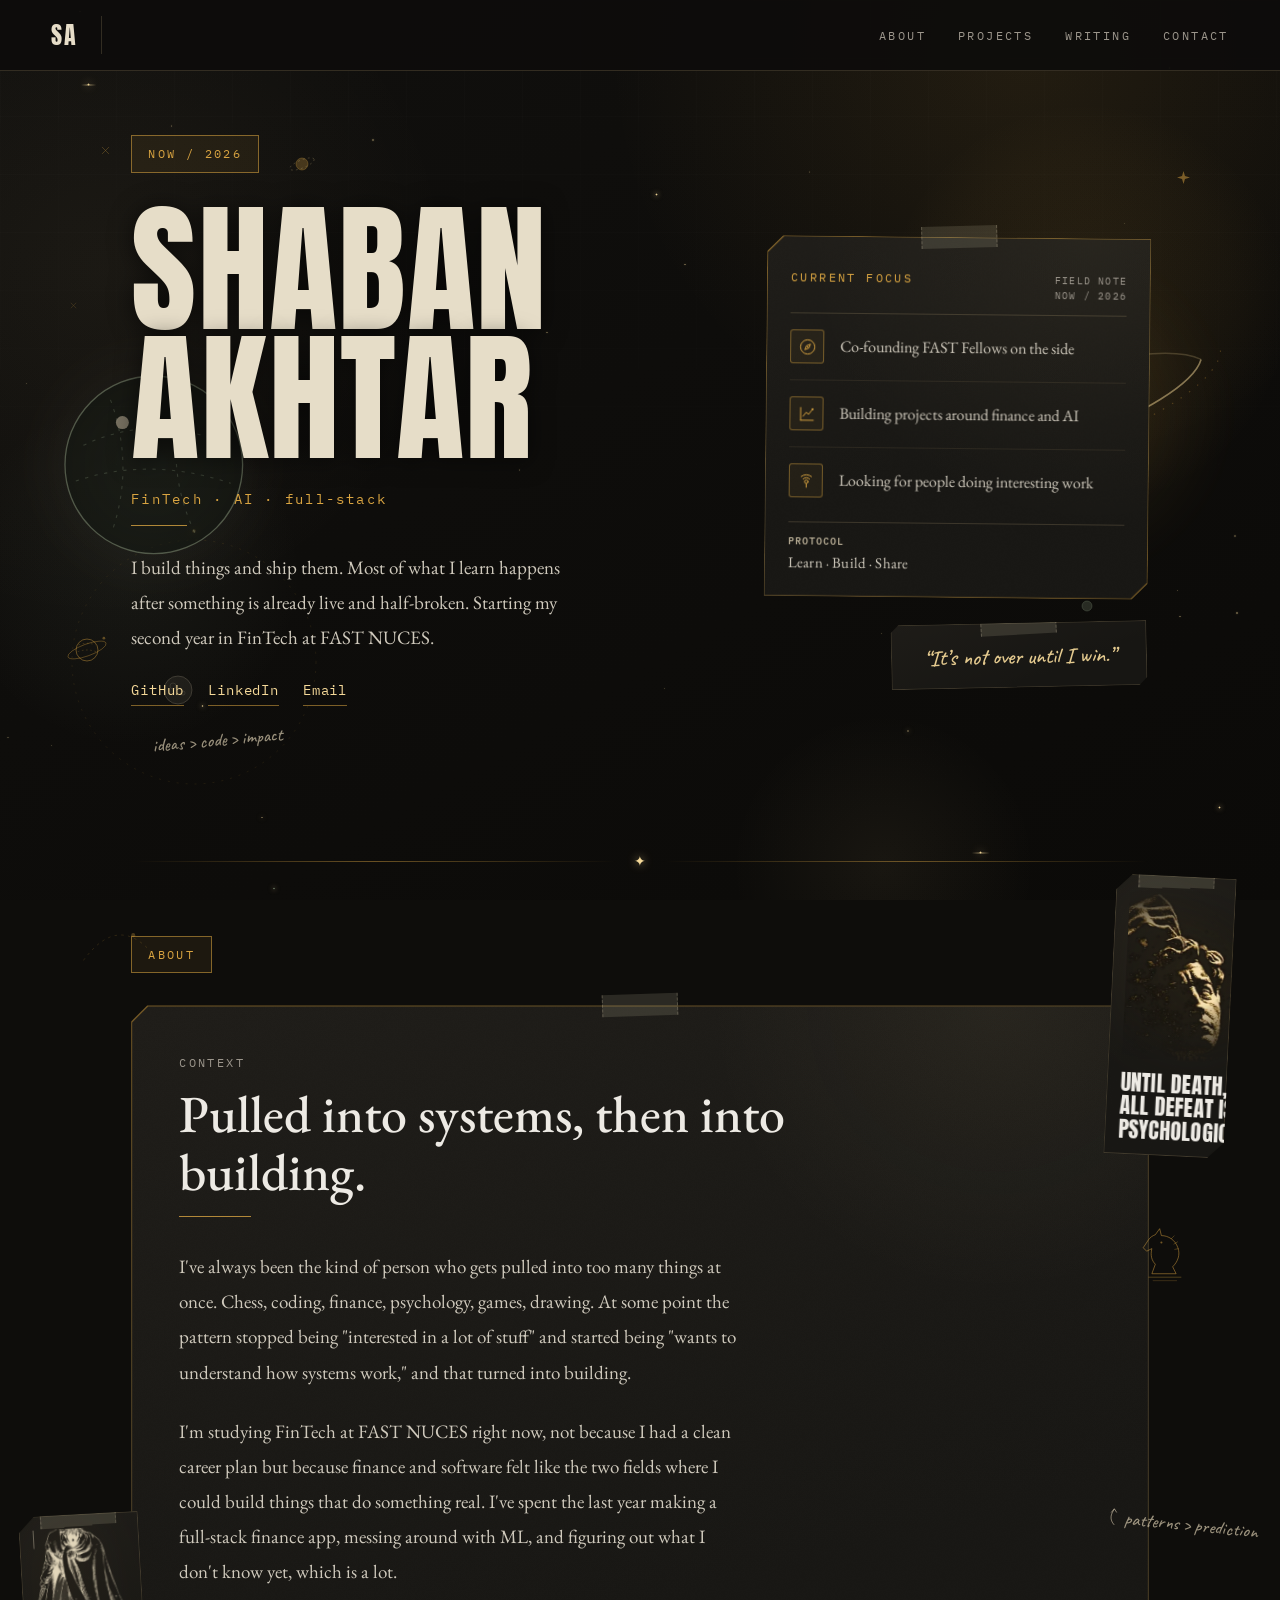
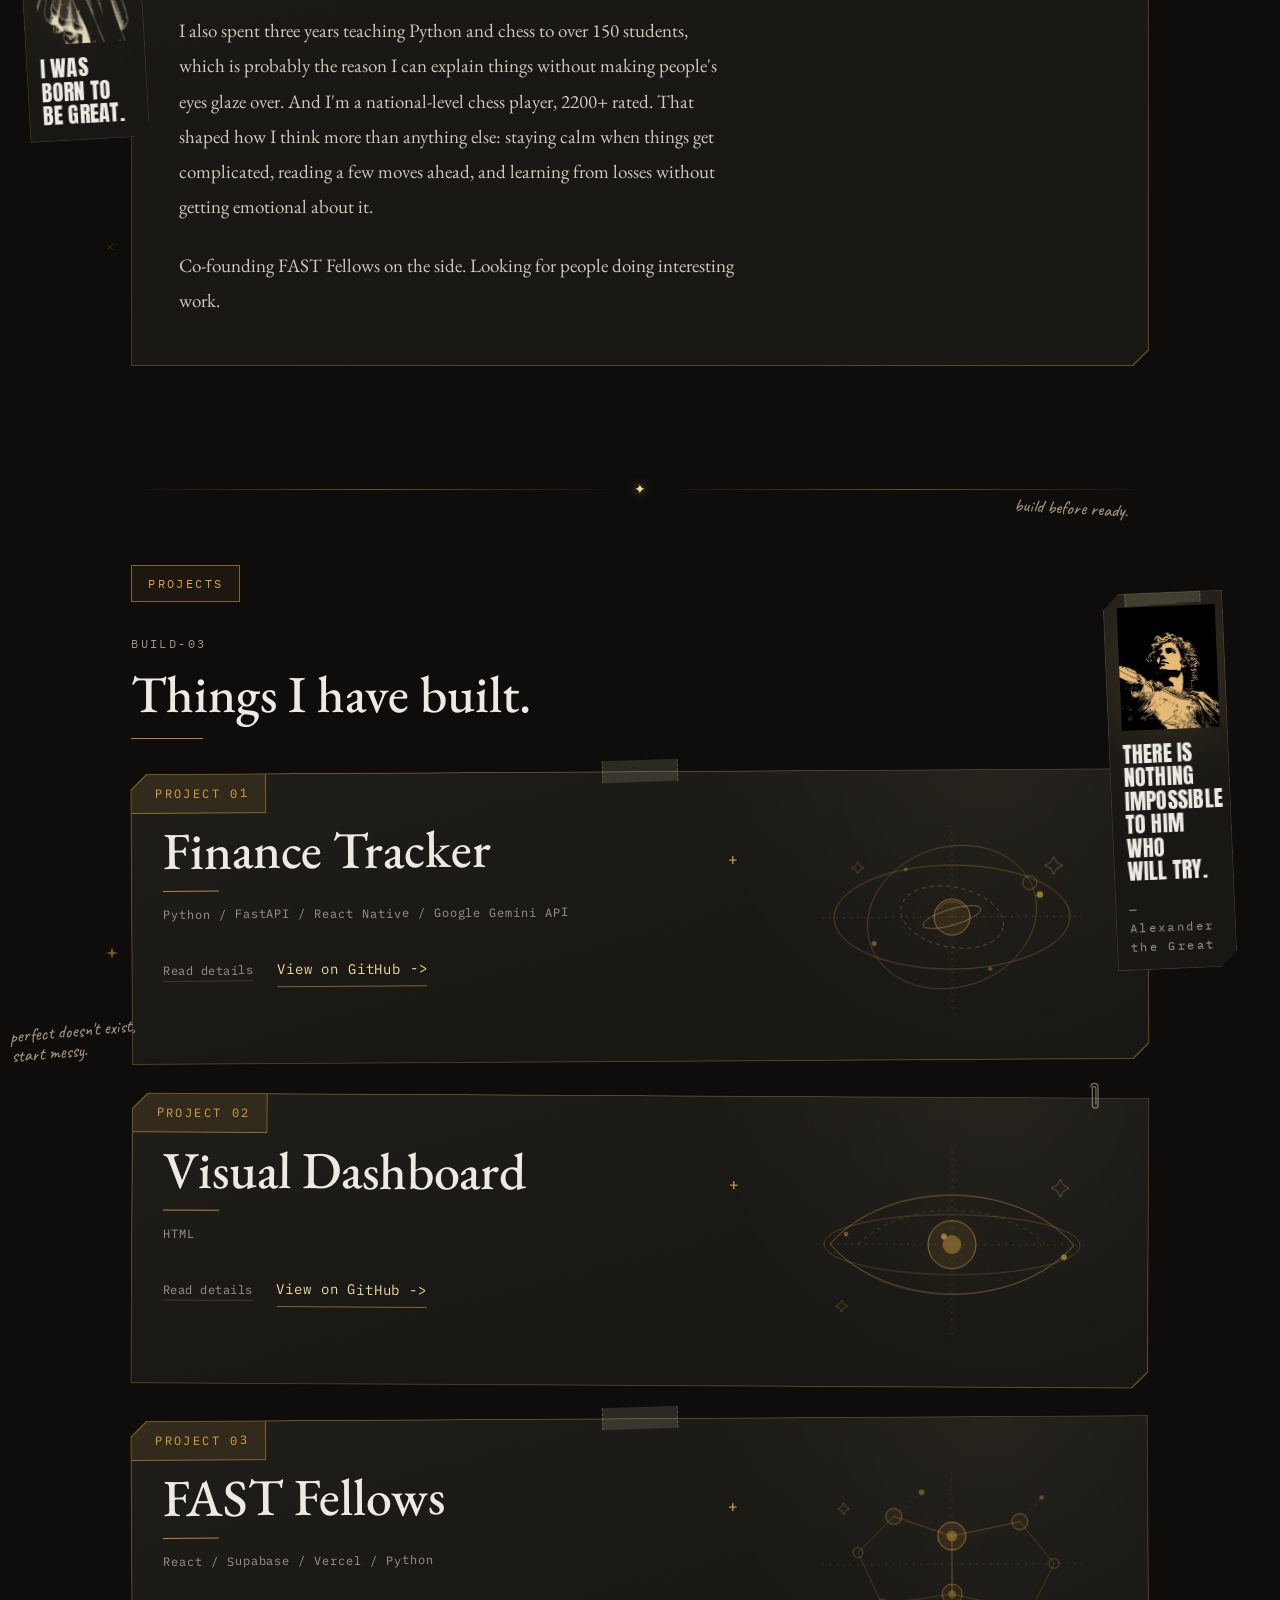
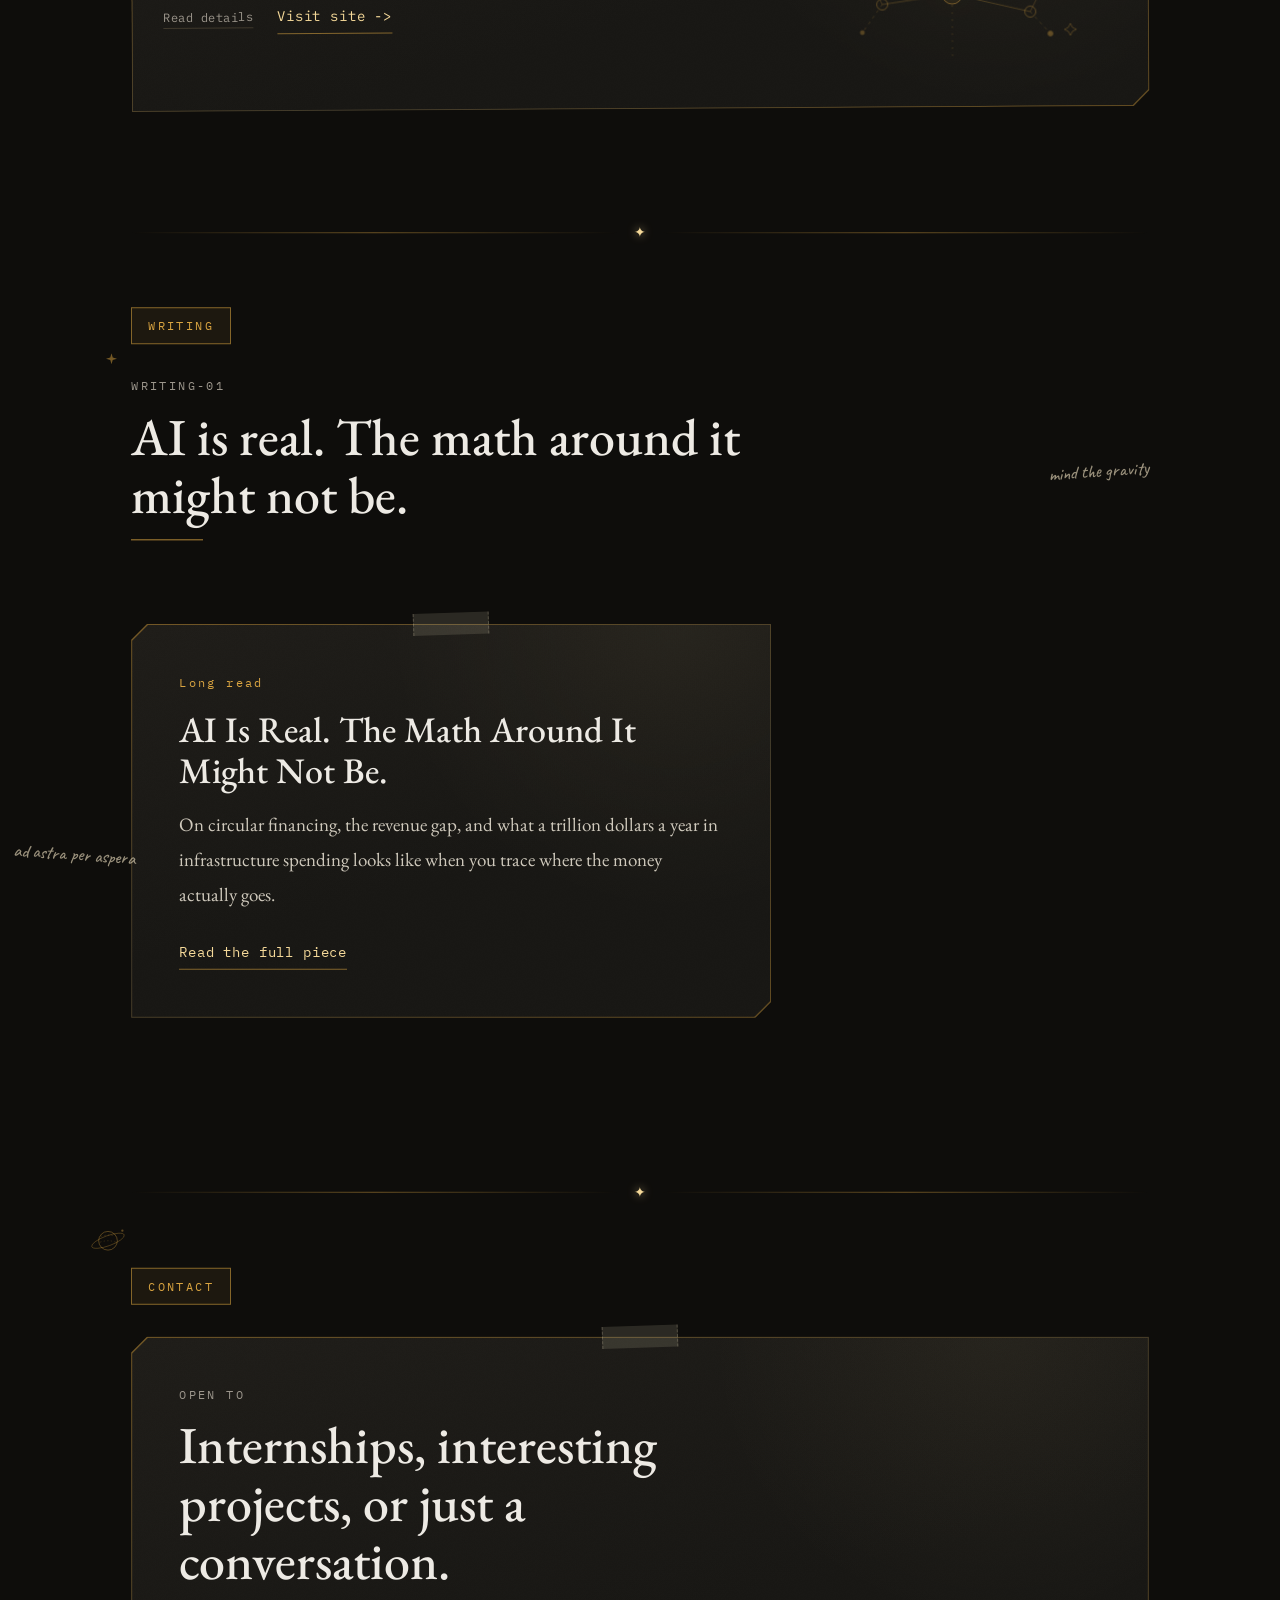
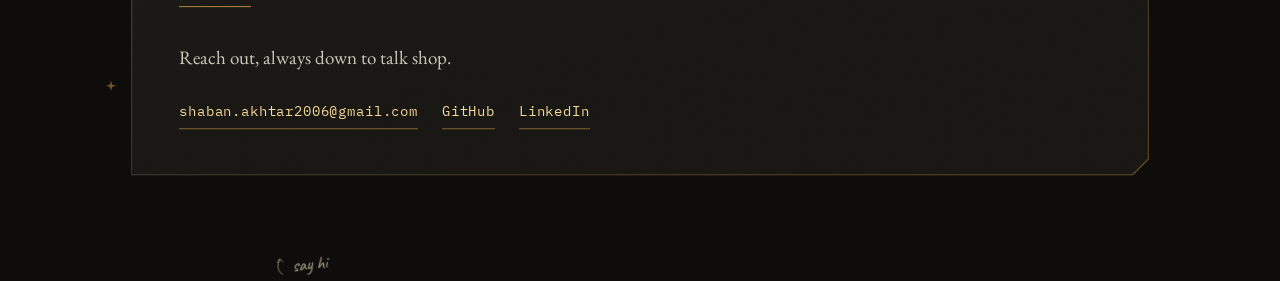
<file: index.html>
<!doctype html>
<html lang="en">
  <head>
    <meta charset="utf-8" />
    <meta name="viewport" content="width=device-width, initial-scale=1" />
    <meta
      name="description"
      content="FinTech student at FAST NUCES building and shipping projects across full-stack development, AI, and finance."
    />
    <link rel="icon" href="./favicon.svg" type="image/svg+xml" />
    <link rel="icon" href="./favicon-32.png" type="image/png" sizes="32x32" />
    <link rel="apple-touch-icon" href="./apple-touch-icon.png" />
    <link rel="canonical" href="https://shabanakhtar.github.io/" />
    <meta property="og:type" content="website" />
    <meta property="og:url" content="https://shabanakhtar.github.io/" />
    <meta property="og:title" content="Shaban Akhtar | FinTech, AI &amp; Full-Stack" />
    <meta property="og:description" content="FinTech student at FAST NUCES building and shipping projects across full-stack development, AI, and finance." />
    <meta property="og:image" content="https://shabanakhtar.github.io/og-home.png" />
    <meta property="og:image:width" content="1200" />
    <meta property="og:image:height" content="630" />
    <meta property="og:image:alt" content="Shaban Akhtar — FinTech, AI, and full-stack portfolio" />
    <meta name="twitter:card" content="summary_large_image" />
    <meta name="twitter:title" content="Shaban Akhtar | FinTech, AI &amp; Full-Stack" />
    <meta name="twitter:description" content="FinTech student at FAST NUCES building and shipping projects across full-stack development, AI, and finance." />
    <meta name="twitter:image" content="https://shabanakhtar.github.io/og-home.png" />
    <meta name="theme-color" content="#0e0d0b" />
    <title>Shaban Akhtar</title>
    <!-- GoatCounter analytics. The site uses hash routing, so the path
         callback folds the fragment into the counted path and the
         hashchange listener records in-app navigations. -->
    <script>
      window.goatcounter = {
        path: function () {
          return location.pathname + location.search + location.hash
        },
      }
      window.addEventListener('hashchange', function () {
        if (window.goatcounter.count) {
          window.goatcounter.count({
            path: location.pathname + location.search + location.hash,
          })
        }
      })
    </script>
    <script
      data-goatcounter="https://shaboigun.goatcounter.com/count"
      async
      src="https://gc.zgo.at/count.js"
    ></script>
    <script type="module" crossorigin src="./assets/index-l2o2d8DV.js"></script>
    <link rel="stylesheet" crossorigin href="./assets/index-PSV2Bes2.css">
  </head>
  <body>
    <div id="root"></div>
  </body>
</html>
</file>
<file: assets/index-PSV2Bes2.css>
@font-face{font-family:Anton;font-style:normal;font-display:swap;font-weight:400;src:url(./anton-latin-400-normal-Byf51wtH.woff2) format("woff2"),url(./anton-latin-400-normal-AUNGEG_V.woff) format("woff")}@font-face{font-family:EB Garamond;font-style:normal;font-display:swap;font-weight:400;src:url(./eb-garamond-latin-400-normal-DSJrtJSV.woff2) format("woff2"),url(./eb-garamond-latin-400-normal-zgGxM6DR.woff) format("woff")}@font-face{font-family:EB Garamond;font-style:italic;font-display:swap;font-weight:400;src:url(./eb-garamond-latin-400-italic-KGnr19QW.woff2) format("woff2"),url(./eb-garamond-latin-400-italic-DxAerz_z.woff) format("woff")}@font-face{font-family:EB Garamond;font-style:normal;font-display:swap;font-weight:500;src:url(./eb-garamond-latin-500-normal-LNvnJ-zC.woff2) format("woff2"),url(./eb-garamond-latin-500-normal-DX0gtuIC.woff) format("woff")}@font-face{font-family:EB Garamond;font-style:normal;font-display:swap;font-weight:600;src:url(./eb-garamond-latin-600-normal-CdfBH7_K.woff2) format("woff2"),url(./eb-garamond-latin-600-normal-DVm8LGcc.woff) format("woff")}@font-face{font-family:IBM Plex Mono;font-style:normal;font-display:swap;font-weight:400;src:url(./ibm-plex-mono-latin-400-normal-DMJ8VG8y.woff2) format("woff2"),url(./ibm-plex-mono-latin-400-normal-CvHOgSBP.woff) format("woff")}@font-face{font-family:IBM Plex Mono;font-style:normal;font-display:swap;font-weight:500;src:url(./ibm-plex-mono-latin-500-normal-DSY6xOcd.woff2) format("woff2"),url(./ibm-plex-mono-latin-500-normal-CB9ihrfo.woff) format("woff")}@font-face{font-family:IBM Plex Mono;font-style:normal;font-display:swap;font-weight:600;src:url(./ibm-plex-mono-latin-600-normal-BgSNZQsw.woff2) format("woff2"),url(./ibm-plex-mono-latin-600-normal-DWFSQ4vo.woff) format("woff")}@font-face{font-family:Caveat;font-style:normal;font-display:swap;font-weight:500;src:url(./caveat-latin-500-normal-B9SDL8cy.woff2) format("woff2"),url(./caveat-latin-500-normal-Do9veZfZ.woff) format("woff")}:root{color-scheme:dark;--color-bg: #0e0d0b;--color-bg-soft: #131210;--color-surface: #171613;--color-surface-lift: #1e1c18;--color-text: #edeae4;--color-body: #cfc9bc;--color-muted: #9c968c;--color-accent: #d9a441;--color-spark: #f5d999;--color-sage: #93a487;--color-sage-dim: #6c7a61;--color-kraft: #c9bda3;--accent-rgb: 217, 164, 65;--spark-rgb: 245, 217, 153;--sage-rgb: 147, 164, 135;--kraft-rgb: 201, 189, 163;--line: rgba(var(--spark-rgb), .16);--line-strong: rgba(var(--accent-rgb), .55);--line-bold: rgba(var(--accent-rgb), .8);--shadow: rgba(0, 0, 0, .55);--font-display: "Anton", "Arial Narrow", sans-serif;--font-serif: "EB Garamond", Georgia, "Times New Roman", serif;--font-sans: ui-sans-serif, system-ui, -apple-system, BlinkMacSystemFont, "Segoe UI", sans-serif;--font-mono: "IBM Plex Mono", ui-monospace, SFMono-Regular, Menlo, Consolas, monospace;--font-hand: "Caveat", "Segoe Script", "Comic Sans MS", cursive;--text-xs: .75rem;--text-sm: .875rem;--text-base: 1rem;--text-lg: 1.1875rem;--text-xl: 1.5rem;--text-2xl: clamp(1.75rem, 3vw, 2.25rem);--text-3xl: clamp(2.25rem, 4.5vw, 3.25rem);--text-display: clamp(4rem, 11vw, 9rem);--leading-tight: 1.12;--leading-normal: 1.6;--leading-loose: 1.85;--tracking-wide: .2em;--max-width: 1120px;--gutter: clamp(20px, 4vw, 56px);--rail-width: 150px;--space-1: .25rem;--space-2: .5rem;--space-3: .75rem;--space-4: 1rem;--space-5: 1.25rem;--space-6: 1.5rem;--space-8: 2rem;--space-12: 3rem;--space-16: 4rem;--space-24: 6rem;--space-32: 8rem;--radius-sm: 3px;--radius-md: 8px;--notch: 16px;--ease-out: cubic-bezier(.22, 1, .36, 1);--ease-in-out: cubic-bezier(.65, 0, .35, 1);--duration-fast: .18s;--duration-base: .32s;--duration-slow: .64s;--spring-stiffness: 180;--spring-damping: 22;--z-ambient: -2;--z-grid: -1;--z-base: 0;--z-signal: 1;--z-header: 50;--z-warp: 90}*,*:before,*:after{box-sizing:border-box}html{position:relative;scroll-behavior:smooth}@media(prefers-reduced-motion:reduce){html{scroll-behavior:auto}}body{min-height:100vh;margin:0;color:var(--color-text);font-family:var(--font-serif);font-size:var(--text-base);line-height:var(--leading-normal);overflow-x:hidden;background-color:#0e0d0b}body:before{position:fixed;top:0;right:0;bottom:0;left:0;z-index:var(--z-grid);pointer-events:none;content:"";background-image:linear-gradient(rgba(255,255,255,.016) 1px,transparent 1px),linear-gradient(90deg,rgba(255,255,255,.012) 1px,transparent 1px);background-size:58px 58px;-webkit-mask-image:linear-gradient(to bottom,black,transparent 82%);mask-image:linear-gradient(to bottom,black,transparent 82%)}a{color:inherit;text-decoration:none}a:focus-visible,button:focus-visible{outline:2px solid var(--color-spark);outline-offset:5px;border-radius:var(--radius-sm)}img{max-width:100%;height:auto;display:block}h1,h2,h3,p{margin:0}.container{width:100%;max-width:var(--max-width);margin-inline:auto;padding-inline:var(--gutter)}.page-transition{min-height:100vh;will-change:opacity}@media(prefers-reduced-motion:reduce){.page-transition{animation:none;transform:none!important}}.plate{position:relative;background:linear-gradient(160deg,rgba(var(--accent-rgb),.5),rgba(var(--spark-rgb),.22) 55%,rgba(var(--accent-rgb),.42));clip-path:polygon(var(--notch) 0,100% 0,100% calc(100% - var(--notch)),calc(100% - var(--notch)) 100%,0 100%,0 var(--notch))}.plate:before{content:"";position:absolute;top:1px;right:1px;bottom:1px;left:1px;background:radial-gradient(circle at 85% 0%,rgba(var(--spark-rgb),.05),transparent 18rem),linear-gradient(165deg,var(--color-surface-lift),var(--color-surface) 60%);clip-path:polygon(var(--notch) 0,100% 0,100% calc(100% - var(--notch)),calc(100% - var(--notch)) 100%,0 100%,0 var(--notch))}.plate:after{content:"";position:absolute;top:1px;right:1px;bottom:1px;left:1px;pointer-events:none;opacity:.35;background-image:url("data:image/svg+xml,%3Csvg xmlns='http://www.w3.org/2000/svg' width='140' height='140'%3E%3Cfilter id='n'%3E%3CfeTurbulence type='fractalNoise' baseFrequency='0.9' numOctaves='2'/%3E%3CfeColorMatrix values='0 0 0 0 1 0 0 0 0 1 0 0 0 0 1 0 0 0 0.035 0'/%3E%3C/filter%3E%3Crect width='140' height='140' filter='url(%23n)'/%3E%3C/svg%3E");clip-path:polygon(var(--notch) 0,100% 0,100% calc(100% - var(--notch)),calc(100% - var(--notch)) 100%,0 100%,0 var(--notch))}.plate>*{position:relative;z-index:1}.tape{position:absolute;top:-11px;left:50%;z-index:2;width:76px;height:22px;transform:translate(-50%) rotate(-2deg);background:rgba(var(--kraft-rgb),.16);border-left:1px dashed rgba(var(--kraft-rgb),.28);border-right:1px dashed rgba(var(--kraft-rgb),.28);pointer-events:none}.visually-hidden{position:absolute;width:1px;height:1px;padding:0;margin:-1px;overflow:hidden;clip:rect(0,0,0,0);white-space:nowrap;border:0}._header_oqpf6_1{position:sticky;top:0;z-index:var(--z-header);display:flex;align-items:center;justify-content:space-between;gap:var(--space-6);padding:var(--space-4) var(--gutter);background:#0e0d0beb;border-bottom:1px solid var(--line)}._wordmark_oqpf6_35{font-family:var(--font-display);font-size:var(--text-xl);letter-spacing:.06em;color:#e6ddc8;border-right:1px solid var(--line);padding-right:var(--space-6)}._nav_oqpf6_53{display:flex;gap:var(--space-8);font-family:var(--font-mono);font-size:var(--text-xs);letter-spacing:var(--tracking-wide);text-transform:uppercase;color:var(--color-muted)}._nav_oqpf6_53 a{transition:color var(--duration-fast) var(--ease-out)}._nav_oqpf6_53 a:hover{color:var(--color-accent)}@media(max-width:560px){._nav_oqpf6_53{gap:var(--space-4);letter-spacing:.1em}}._rail_qxkto_1{display:none}@media(min-width:1340px){._rail_qxkto_1{display:block;position:fixed;top:72px;bottom:24px;left:12px;width:var(--rail-width);z-index:var(--z-signal)}}._line_qxkto_37{position:absolute;top:0;right:0;bottom:0;left:0;height:100%;overflow:visible}._path_qxkto_55{fill:none;stroke:rgba(var(--accent-rgb),.82);stroke-width:1.35;stroke-linecap:round}._pathGlow_qxkto_69{fill:none;stroke:rgba(var(--accent-rgb),.16);stroke-width:5.5;stroke-linecap:round}._pathGhost_qxkto_83{fill:none;stroke:rgba(var(--spark-rgb),.2);stroke-width:1;stroke-dasharray:3 6}._bendDot_qxkto_99{fill:rgba(var(--spark-rgb),.55);animation:_glyphTwinkle_qxkto_1 4.2s ease-in-out infinite alternate}._bendDot_qxkto_99:nth-of-type(3n){animation-delay:-1.4s}._bendDot_qxkto_99:nth-of-type(3n+1){animation-delay:-2.8s}._tailSpark_qxkto_125{fill:var(--color-spark);pointer-events:none}._glyph_qxkto_135{fill:rgba(var(--spark-rgb),.45);animation:_glyphTwinkle_qxkto_1 5.5s ease-in-out infinite alternate}._glyph_qxkto_135:nth-of-type(odd){animation-delay:-2.6s}._node_qxkto_153{fill:rgba(var(--spark-rgb),.55)}._cometTrail_qxkto_161,._comet_qxkto_161{pointer-events:none}._comet_qxkto_161{fill:var(--color-spark)}@keyframes _glyphTwinkle_qxkto_1{0%{opacity:.3}to{opacity:.85}}._labels_qxkto_197{position:absolute;top:0;right:0;bottom:0;left:0;margin:0;padding:0;list-style:none}._labelItem_qxkto_213{position:absolute;left:68px;transform:translateY(-50%)}._label_qxkto_197,._labelActive_qxkto_227{display:grid;gap:2px;font-family:var(--font-mono);font-size:.6875rem;letter-spacing:.14em;color:var(--color-muted);transition:color var(--duration-fast) var(--ease-out)}._label_qxkto_197:hover{color:var(--color-text)}._labelActive_qxkto_227{color:var(--color-spark)}._num_qxkto_263{font-size:.625rem;opacity:.7}@media(prefers-reduced-motion:reduce){._glyph_qxkto_135,._bendDot_qxkto_99{animation:none}}._hero_4lcr9_1{position:relative;display:grid;gap:var(--space-8);padding-block:var(--space-16) var(--space-24)}._hero_4lcr9_1[data-active=true] ._panel_4lcr9_15{filter:drop-shadow(0 0 24px rgba(var(--accent-rgb),.2))}._marker_4lcr9_23{justify-self:start;font-family:var(--font-mono);font-size:var(--text-xs);letter-spacing:var(--tracking-wide);color:var(--color-accent);border:1px solid var(--line-strong);background:rgba(var(--accent-rgb),.08);padding:var(--space-2) var(--space-4)}._copy_4lcr9_45{display:grid;gap:var(--space-6);max-width:56ch}._title_4lcr9_57{font-family:var(--font-display);font-size:var(--text-display);font-weight:400;line-height:.92;text-transform:uppercase;letter-spacing:.01em;color:#e6ddc8;text-shadow:0 2px 24px rgba(0,0,0,.6)}._titleLine_4lcr9_79{display:block}._status_4lcr9_87{font-family:var(--font-mono);font-size:var(--text-sm);letter-spacing:.16em;color:var(--color-accent);padding-bottom:var(--space-4);position:relative}._status_4lcr9_87:after{content:"";position:absolute;left:0;bottom:0;width:56px;height:1px;background:var(--line-bold)}._lede_4lcr9_125{font-size:var(--text-lg);line-height:var(--leading-loose);color:var(--color-body)}._actions_4lcr9_137{display:flex;flex-wrap:wrap;gap:var(--space-6);font-family:var(--font-mono);font-size:var(--text-sm);letter-spacing:.06em}._actions_4lcr9_137 a{color:var(--color-spark);padding-bottom:3px;border-bottom:1px solid var(--line-strong);transition:color var(--duration-fast) var(--ease-out),border-color var(--duration-fast) var(--ease-out)}._actions_4lcr9_137 a:hover{color:var(--color-accent);border-color:var(--color-accent)}._panelWrap_4lcr9_183{position:relative;max-width:26rem}._panel_4lcr9_15{padding:var(--space-8) var(--space-6) var(--space-6)}._panelHead_4lcr9_201{display:flex;align-items:baseline;justify-content:space-between;gap:var(--space-4);margin-bottom:var(--space-4);padding-bottom:var(--space-3);border-bottom:1px solid var(--line)}._monoLabel_4lcr9_221{font-family:var(--font-mono);font-size:var(--text-xs);letter-spacing:var(--tracking-wide);color:var(--color-accent)}._panelMeta_4lcr9_235{font-family:var(--font-mono);font-size:.625rem;letter-spacing:.12em;color:var(--color-muted);text-align:right;line-height:1.5}._focusList_4lcr9_253{display:grid;gap:var(--space-4);margin:0;padding:0;list-style:none}._focusRow_4lcr9_269{display:grid;grid-template-columns:34px minmax(0,1fr);align-items:center;column-gap:var(--space-4);padding-bottom:var(--space-4);border-bottom:1px solid rgba(var(--spark-rgb),.08)}._focusRow_4lcr9_269:last-child{border-bottom:0;padding-bottom:0}._focusIcon_4lcr9_297{display:grid;place-items:center;width:34px;height:34px;color:var(--color-accent);border:1px solid rgba(var(--accent-rgb),.45);border-radius:var(--radius-sm);background:rgba(var(--accent-rgb),.06)}._focusIcon_4lcr9_297 svg{width:19px;height:19px}._focusText_4lcr9_329{font-size:var(--text-base);line-height:var(--leading-normal);color:var(--color-body)}._panelFoot_4lcr9_345{display:flex;justify-content:space-between;gap:var(--space-4);margin-top:var(--space-6);padding-top:var(--space-3);border-top:1px solid var(--line);font-family:var(--font-serif);font-size:.9375rem;line-height:1.35;letter-spacing:.01em;color:var(--color-body)}._panelFoot_4lcr9_345 b{display:block;font-family:var(--font-mono);font-weight:500;font-size:.625rem;letter-spacing:.1em;color:var(--color-kraft);margin-bottom:4px}._mindsetNote_4lcr9_399{position:relative;max-width:16rem;margin-top:var(--space-6);margin-left:auto;padding:var(--space-5) var(--space-6) var(--space-4);rotate:-1.8deg;background:linear-gradient(160deg,var(--color-surface-lift),var(--color-surface) 70%);border:1px solid var(--line);box-shadow:0 18px 44px -28px var(--shadow);clip-path:polygon(8px 0,100% 0,100% calc(100% - 8px),calc(100% - 8px) 100%,0 100%,0 8px)}._mindsetNote_4lcr9_399 p{margin:0;font-family:var(--font-hand);font-size:1.4rem;line-height:1.2;text-align:center;color:rgba(var(--spark-rgb),.92)}@media(min-width:900px){._hero_4lcr9_1{grid-template-columns:minmax(0,1fr) minmax(0,24rem);grid-template-areas:"marker marker" "copy   panel";align-items:start;column-gap:var(--space-12)}._marker_4lcr9_23{grid-area:marker}._copy_4lcr9_45{grid-area:copy}._panelWrap_4lcr9_183{grid-area:panel;margin-top:var(--space-8);transform:rotate(.6deg)}}._doodle_15597_3,._note_15597_5{display:none}@media(min-width:1220px){._doodle_15597_3{display:block;position:absolute;color:rgba(var(--accent-rgb),.5);pointer-events:none;z-index:2}._note_15597_5{display:inline-flex;align-items:flex-start;gap:4px;position:absolute;font-family:var(--font-hand);font-size:1.15rem;line-height:1.1;color:rgba(var(--kraft-rgb),.75);pointer-events:none;white-space:nowrap;z-index:2}}._float_15597_61{animation:_doodleFloat_15597_1 16s ease-in-out infinite alternate}._twinkle_15597_69{animation:_doodleTwinkle_15597_1 4.5s ease-in-out infinite alternate}._noteArrow_15597_77{width:14px;height:19px;stroke:currentColor;stroke-width:1.3;stroke-linecap:round;fill:none}._noteArrowRight_15597_95{width:26px;height:12px;stroke:currentColor;stroke-width:1.3;stroke-linecap:round;fill:none;margin-top:6px}@keyframes _doodleFloat_15597_1{0%{transform:translateY(-5px) rotate(var(--doodle-rotate, 0deg))}to{transform:translateY(5px) rotate(var(--doodle-rotate, 0deg))}}@keyframes _doodleTwinkle_15597_1{0%{opacity:.35}to{opacity:.9}}@media(prefers-reduced-motion:reduce){._float_15597_61,._twinkle_15597_69{animation:none}}._section_1mf75_1{position:relative;display:grid;gap:var(--space-8);padding-block:var(--space-4) var(--space-16)}._section_1mf75_1[data-active=true] .plate,._section_1mf75_1[data-active=true] ._plateWrap_1mf75_9{filter:drop-shadow(0 0 22px rgba(var(--accent-rgb),.18))}._section_1mf75_1[data-active=true] ._marker_1mf75_13{color:var(--color-spark);background:rgba(var(--accent-rgb),.16);box-shadow:0 0 20px rgba(var(--accent-rgb),.12)}._divider_1mf75_20{display:flex;align-items:center;gap:var(--space-4);padding-block:var(--space-8)}._divider_1mf75_20:before,._divider_1mf75_20:after{content:"";flex:1;height:1px;background:linear-gradient(to right,transparent,rgba(var(--accent-rgb),.45),transparent)}._dividerStar_1mf75_40{color:var(--color-spark);font-size:var(--text-sm);text-shadow:0 0 10px rgba(var(--spark-rgb),.7)}._marker_1mf75_13{justify-self:start;font-family:var(--font-mono);font-size:var(--text-xs);letter-spacing:var(--tracking-wide);color:var(--color-accent);border:1px solid var(--line-strong);background:rgba(var(--accent-rgb),.08);padding:var(--space-2) var(--space-4)}._heading_1mf75_58{display:grid;gap:var(--space-3)}._monoLabel_1mf75_63{font-family:var(--font-mono);font-size:var(--text-xs);letter-spacing:var(--tracking-wide);color:var(--color-muted)}._title_1mf75_71{font-family:var(--font-serif);font-size:var(--text-3xl);font-weight:500;line-height:var(--leading-tight);color:var(--color-text);max-width:24ch;padding-bottom:var(--space-4);position:relative}._title_1mf75_71:after{content:"";position:absolute;left:0;bottom:0;width:72px;height:1px;background:var(--line-bold)}._body_1mf75_92{display:grid;gap:var(--space-6);font-size:var(--text-lg);line-height:var(--leading-loose);color:var(--color-body)}._plateInner_1mf75_101 ._body_1mf75_92{max-width:62ch}._plateWrap_1mf75_9{position:relative}._plateInner_1mf75_101{display:grid;gap:var(--space-8);padding:clamp(var(--space-8),5vw,var(--space-12))}._scrap_15ths_11{position:absolute;top:var(--scrap-top, 0px);margin:0;z-index:2;width:clamp(120px,calc((100vw - var(--max-width)) / 2 + 40px),200px);padding:clamp(9px,1vw,14px);display:grid;grid-template-columns:1fr;align-items:center;gap:var(--space-3);rotate:var(--rotate);transform-origin:center;background:linear-gradient(165deg,var(--color-surface-lift),var(--color-surface) 62%);border:1px solid var(--line);box-shadow:0 24px 60px -32px var(--shadow);clip-path:polygon(var(--notch) 0,100% 0,100% calc(100% - var(--notch)),calc(100% - var(--notch)) 100%,0 100%,0 var(--notch))}._scrap_15ths_11:after{content:"";position:absolute;top:0;right:0;bottom:0;left:0;pointer-events:none;opacity:.3;clip-path:inherit;background-image:url("data:image/svg+xml,%3Csvg xmlns='http://www.w3.org/2000/svg' width='140' height='140'%3E%3Cfilter id='n'%3E%3CfeTurbulence type='fractalNoise' baseFrequency='0.9' numOctaves='2'/%3E%3CfeColorMatrix values='0 0 0 0 1 0 0 0 0 1 0 0 0 0 1 0 0 0 0.03 0'/%3E%3C/filter%3E%3Crect width='140' height='140' filter='url(%23n)'/%3E%3C/svg%3E")}._scrap_15ths_11[data-side=right]{right:calc((var(--max-width) - 100vw) / 2 - var(--gutter) + 50px)}._scrap_15ths_11[data-side=left]{left:calc((var(--max-width) - 100vw) / 2 - var(--gutter) + 24px)}._scrap_15ths_11[data-side=left] ._art_15ths_123{order:0}._art_15ths_123{position:relative;z-index:1;aspect-ratio:4 / 5;overflow:hidden;filter:drop-shadow(0 0 26px rgba(var(--accent-rgb),.16))}._art_15ths_123 img{width:100%;height:100%;object-fit:cover;object-position:center;will-change:transform}._caption_15ths_167{position:relative;z-index:1;display:grid;gap:var(--space-4)}._quote_15ths_181{margin:0;font-family:var(--font-display);font-weight:400;font-size:clamp(1.05rem,1.7vw,1.8rem);line-height:1.08;letter-spacing:.01em;text-transform:uppercase;color:var(--color-text);text-wrap:balance}._cite_15ths_205{font-family:var(--font-mono);font-style:normal;font-size:var(--text-xs);letter-spacing:var(--tracking-wide);color:var(--color-muted)}._cite_15ths_205:before{content:"— "}._scrap_15ths_11[data-image-only=true]{display:block;padding:10px;width:clamp(168px,calc((100vw - var(--max-width)) / 2 + var(--gutter) + 64px),236px)}._scrap_15ths_11[data-image-only=true][data-size=large]{width:clamp(224px,calc((100vw - var(--max-width)) / 2 + var(--gutter) + 136px),324px)}._scrap_15ths_11[data-side=right][data-size=large]{right:calc((var(--max-width) - 100vw) / 2 - var(--gutter) + 90px)}@media(min-width:1340px){._scrap_15ths_11[data-side=left],._scrap_15ths_11[data-side=left][data-image-only=true]{left:calc((var(--max-width) - 100vw) / 2 - var(--gutter) + 150px)}}@media(max-width:1279px){._scrap_15ths_11[data-image-only=true]{display:none!important}}._scrap_15ths_11[data-image-only=true] ._art_15ths_123{aspect-ratio:auto;overflow:visible}._scrap_15ths_11[data-image-only=true] ._art_15ths_123 img{height:auto;object-fit:contain}@media(max-width:1219px){._scrap_15ths_11,._scrap_15ths_11[data-image-only=true]{display:none!important}}@media(prefers-reduced-motion:reduce){._art_15ths_123 img{will-change:auto}}._orbit_1i6ot_1{width:100%;max-width:300px;height:auto;color:var(--color-accent);opacity:.8}._list_1yrha_1{display:grid;gap:var(--space-8);margin:0;padding:0;list-style:none}._plateWrap_1yrha_9{position:relative}._card_1yrha_13{display:grid;gap:var(--space-6);padding:var(--space-12) var(--space-8) var(--space-8)}._tab_1yrha_20{position:absolute;top:1px;left:1px;z-index:1;font-family:var(--font-mono);font-size:var(--text-xs);letter-spacing:var(--tracking-wide);color:var(--color-accent);background:rgba(var(--accent-rgb),.1);border-right:1px solid var(--line-strong);border-bottom:1px solid var(--line-strong);padding:var(--space-2) var(--space-4);clip-path:polygon(var(--notch) 0,100% 0,100% 100%,0 100%,0 var(--notch));padding-left:calc(var(--space-4) + var(--notch) / 2)}._detail_1yrha_38{display:grid;gap:var(--space-3);align-content:start}._title_1yrha_44{font-family:var(--font-serif);font-size:var(--text-3xl);font-weight:500;line-height:var(--leading-tight);color:var(--color-text);padding-bottom:var(--space-3);position:relative}._titleButton_1yrha_54{display:flex;width:100%;align-items:baseline;justify-content:space-between;gap:var(--space-4);border:0;padding:0;color:inherit;background:transparent;font:inherit;text-align:left;cursor:pointer}._toggleMark_1yrha_69{flex:0 0 auto;color:var(--color-accent);font-family:var(--font-mono);font-size:var(--text-base);font-weight:400}._title_1yrha_44:after{content:"";position:absolute;left:0;bottom:0;width:56px;height:1px;background:var(--line-bold)}._tech_1yrha_87{font-family:var(--font-mono);font-size:var(--text-xs);letter-spacing:.08em;color:var(--color-muted)}._description_1yrha_94{font-size:var(--text-lg);line-height:var(--leading-loose);color:var(--color-body);max-width:52ch}._descriptionWrap_1yrha_101{overflow:hidden}._actions_1yrha_105{display:flex;flex-wrap:wrap;align-items:baseline;gap:var(--space-4) var(--space-6);margin-top:var(--space-2)}._expandButton_1yrha_113{border:0;border-bottom:1px solid var(--line);padding:0 0 3px;color:var(--color-muted);background:transparent;font-family:var(--font-mono);font-size:var(--text-xs);letter-spacing:.04em;cursor:pointer;transition:color var(--duration-fast) var(--ease-out),border-color var(--duration-fast) var(--ease-out)}._expandButton_1yrha_113:hover,._expandButton_1yrha_113[aria-expanded=true]{color:var(--color-spark);border-color:var(--line-strong)}._link_1yrha_132{justify-self:start;margin-top:var(--space-3);font-family:var(--font-mono);font-size:var(--text-sm);letter-spacing:.06em;color:var(--color-spark);padding-bottom:3px;border-bottom:1px solid var(--line-strong);transition:color var(--duration-fast) var(--ease-out),border-color var(--duration-fast) var(--ease-out)}._link_1yrha_132:hover{color:var(--color-accent);border-color:var(--color-accent)}._art_1yrha_151{display:none;align-self:center;justify-self:center}._clip_1yrha_158{z-index:2;color:rgba(var(--kraft-rgb),.6)}@media(min-width:780px){._card_1yrha_13{grid-template-columns:minmax(0,1fr) minmax(0,330px);column-gap:var(--space-12)}._art_1yrha_151{display:block;filter:drop-shadow(0 0 18px rgba(var(--accent-rgb),.12))}}._root_1cki2_1{position:relative;width:min(32vw,27rem);min-width:19rem;aspect-ratio:1;pointer-events:none;isolation:isolate;contain:layout}._halo_1cki2_31{position:absolute;top:17%;right:17%;bottom:17%;left:17%;border-radius:50%;background:radial-gradient(circle,rgba(0,0,0,.98) 0 30%,rgba(var(--accent-rgb),.16) 42%,rgba(var(--sage-rgb),.06) 58%,transparent 72%);filter:blur(15px)}._disc_1cki2_65{position:absolute;top:0;right:0;bottom:0;left:0}._disc_1cki2_65 svg{display:block;width:100%;height:100%;overflow:visible}._outerOrbit_1cki2_97,._faintOrbit_1cki2_99,._eventHorizon_1cki2_101,._accretion_1cki2_89,._accretionSecondary_1cki2_89,._lensingArc_1cki2_107,._lensingArcBack_1cki2_109{fill:none;vector-effect:non-scaling-stroke}._outerOrbit_1cki2_97{stroke:rgba(var(--accent-rgb),.18);stroke-width:1;stroke-dasharray:3 10;transform-box:fill-box;transform-origin:center;animation:_black-hole-ring-primary_1cki2_1 132s linear infinite}._faintOrbit_1cki2_99{stroke:rgba(var(--sage-rgb),.14);stroke-width:1;transform-box:fill-box;transform-origin:center;animation:_black-hole-ring-secondary_1cki2_1 104s linear infinite}._accretion_1cki2_89{stroke:url(#accretion-light);stroke-width:2.5;stroke-linecap:round;stroke-dasharray:620 180;filter:drop-shadow(0 0 5px rgba(var(--accent-rgb),.4));transform-box:fill-box;transform-origin:center;animation:_black-hole-ring-primary_1cki2_1 48s linear infinite}._accretionSecondary_1cki2_89{stroke:url(#accretion-light-secondary);stroke-width:1.2;stroke-linecap:round;stroke-dasharray:520 210;opacity:.62;filter:drop-shadow(0 0 3px rgba(var(--accent-rgb),.3));transform-box:fill-box;transform-origin:center;animation:_black-hole-ring-secondary_1cki2_1 72s linear infinite}._lensingArc_1cki2_107,._lensingArcBack_1cki2_109{stroke:rgba(var(--spark-rgb),.28);stroke-width:1.4;stroke-linecap:round;animation:_lensingShimmer_1cki2_1 7s ease-in-out infinite}._lensingArcBack_1cki2_109{stroke:rgba(var(--sage-rgb),.2)}._eventHorizon_1cki2_101{stroke:rgba(var(--spark-rgb),.16);stroke-width:1;filter:drop-shadow(0 0 9px rgba(var(--accent-rgb),.3))}._particle_1cki2_251{position:absolute;left:var(--particle-x);top:var(--particle-y);width:3px;height:3px;border-radius:50%;background:var(--color-spark);opacity:.58;box-shadow:0 0 8px rgba(var(--spark-rgb),.7);animation:_particle-fall_1cki2_1 var(--particle-duration) linear infinite;animation-delay:var(--particle-delay)}._outerOrbit_1cki2_97,._faintOrbit_1cki2_99,._accretion_1cki2_89,._accretionSecondary_1cki2_89,._lensingArc_1cki2_107,._lensingArcBack_1cki2_109,._particle_1cki2_251{animation-play-state:paused}._root_1cki2_1[data-moving=true] ._outerOrbit_1cki2_97,._root_1cki2_1[data-moving=true] ._faintOrbit_1cki2_99,._root_1cki2_1[data-moving=true] ._accretion_1cki2_89,._root_1cki2_1[data-moving=true] ._accretionSecondary_1cki2_89,._root_1cki2_1[data-moving=true] ._lensingArc_1cki2_107,._root_1cki2_1[data-moving=true] ._lensingArcBack_1cki2_109,._root_1cki2_1[data-moving=true] ._particle_1cki2_251{animation-play-state:running}@keyframes _black-hole-ring-primary_1cki2_1{to{transform:rotate(360deg)}}@keyframes _black-hole-ring-secondary_1cki2_1{to{transform:rotate(-360deg)}}@keyframes _lensingShimmer_1cki2_1{0%,to{opacity:.2}50%{opacity:.42}}@keyframes _particle-fall_1cki2_1{0%{transform:translate(0) scale(var(--particle-scale));opacity:.12}48%{opacity:.7}to{transform:translate(var(--particle-drift-x),var(--particle-drift-y)) scale(.12);opacity:0}}@media(max-width:899px){._root_1cki2_1{width:min(76vw,21rem);min-width:0;opacity:.72}}@media(prefers-reduced-motion:reduce){._particle_1cki2_251,._outerOrbit_1cki2_97,._faintOrbit_1cki2_99,._accretion_1cki2_89,._accretionSecondary_1cki2_89,._lensingArc_1cki2_107,._lensingArcBack_1cki2_109{animation:none}}._gravityStage_1af18_1{position:relative;display:grid;align-items:center;min-height:31rem}._plateWrap_1af18_8{position:relative;z-index:2;max-width:40rem}._blackHoleWrap_1af18_14{position:absolute;z-index:1;top:50%;right:clamp(-6rem,-3vw,-2rem);transform:translateY(-50%);opacity:.88;-webkit-mask-image:linear-gradient(to left,#000 72%,transparent 100%);mask-image:linear-gradient(to left,#000 72%,transparent 100%)}._card_1af18_24{display:grid;gap:var(--space-4);padding:clamp(var(--space-8),4vw,var(--space-12))}._meta_1af18_30{font-family:var(--font-mono);font-size:var(--text-xs);letter-spacing:var(--tracking-wide);color:var(--color-accent)}._title_1af18_37{font-family:var(--font-serif);font-size:var(--text-2xl);font-weight:500;line-height:var(--leading-tight);color:var(--color-text)}._excerpt_1af18_45{font-size:var(--text-lg);line-height:var(--leading-loose);color:var(--color-body)}._link_1af18_51{justify-self:start;margin-top:var(--space-3);font-family:var(--font-mono);font-size:var(--text-sm);letter-spacing:.06em;color:var(--color-spark);padding-bottom:3px;border-bottom:1px solid var(--line-strong);transition:color var(--duration-fast) var(--ease-out),border-color var(--duration-fast) var(--ease-out)}._link_1af18_51:hover{color:var(--color-accent);border-color:var(--color-accent)}@media(min-width:900px){._plateWrap_1af18_8{width:min(64%,40rem)}}@media(max-width:899px){._gravityStage_1af18_1{min-height:39rem;align-items:start;padding-bottom:13rem}._blackHoleWrap_1af18_14{top:auto;right:-3.5rem;bottom:-2rem;transform:none;opacity:.66;-webkit-mask-image:linear-gradient(to bottom,transparent 0%,#000 24%);mask-image:linear-gradient(to bottom,transparent 0%,#000 24%)}}@media(prefers-reduced-motion:reduce){._blackHoleWrap_1af18_14{opacity:.58}}._panel_x19e1_2{display:grid;gap:var(--space-6)}._links_x19e1_7{display:flex;flex-wrap:wrap;gap:var(--space-6);font-family:var(--font-mono);font-size:var(--text-sm);letter-spacing:.06em}._links_x19e1_7 a{color:var(--color-spark);padding-bottom:3px;border-bottom:1px solid var(--line-strong);transition:color var(--duration-fast) var(--ease-out),border-color var(--duration-fast) var(--ease-out)}._links_x19e1_7 a:hover{color:var(--color-accent);border-color:var(--color-accent)}._home_1rkl9_1{position:relative}._shell_146x8_1{width:100%;max-width:47rem;margin-inline:auto;padding:var(--space-16) var(--gutter) var(--space-24)}._readingProgress_146x8_8{position:fixed;top:0;left:0;right:0;z-index:calc(var(--z-header) + 1);height:3px;transform-origin:left center;background:linear-gradient(90deg,var(--color-accent),var(--color-spark));box-shadow:0 0 12px rgba(var(--accent-rgb),.5);pointer-events:none}._hero_146x8_21{display:grid;gap:var(--space-4);padding-bottom:var(--space-8);margin-bottom:var(--space-12);position:relative}._hero_146x8_21:after{content:"✦";position:absolute;bottom:-.7em;left:50%;transform:translate(-50%);color:var(--color-spark);font-size:var(--text-sm);text-shadow:0 0 10px rgba(var(--spark-rgb),.7)}._hero_146x8_21:before{content:"";position:absolute;bottom:0;left:0;right:0;height:1px;background:linear-gradient(to right,transparent,rgba(var(--accent-rgb),.45),transparent)}._kicker_146x8_55{justify-self:start;font-family:var(--font-mono);font-size:var(--text-xs);letter-spacing:var(--tracking-wide);color:var(--color-accent);border:1px solid var(--line-strong);background:rgba(var(--accent-rgb),.08);padding:var(--space-2) var(--space-4)}._title_146x8_66{font-family:var(--font-serif);font-size:var(--text-3xl);font-weight:500;line-height:var(--leading-tight);color:var(--color-text)}._byline_146x8_74{font-family:var(--font-mono);font-size:var(--text-sm);letter-spacing:.08em;color:var(--color-muted)}._body_146x8_81{display:grid;gap:var(--space-6);font-size:var(--text-lg);line-height:var(--leading-loose);color:var(--color-body)}._body_146x8_81 h2{margin-top:var(--space-8);font-family:var(--font-serif);font-size:var(--text-2xl);font-weight:500;line-height:var(--leading-tight);color:var(--color-text);padding-bottom:var(--space-3);position:relative}._body_146x8_81 h2:after{content:"";position:absolute;left:0;bottom:0;width:56px;height:1px;background:var(--line-bold)}._figure_146x8_110{margin:var(--space-6) 0}._figure_146x8_110 img{width:100%;border:1px solid var(--line-strong);background:var(--color-surface);padding:var(--space-2)}._sources_146x8_121{margin-top:var(--space-12);padding-top:var(--space-8);border-top:1px solid var(--line);font-size:var(--text-base)}._sources_146x8_121 h2{font-family:var(--font-serif);font-size:var(--text-xl);font-weight:500;color:var(--color-text);margin-bottom:var(--space-4)}._sources_146x8_121 ul{display:grid;gap:var(--space-3);margin:0;padding-left:var(--space-6);color:var(--color-muted)}._sources_146x8_121 a{color:var(--color-accent)}._sources_146x8_121 a:hover{text-decoration:underline;text-underline-offset:3px}._field_81wq3_9{position:fixed;top:0;right:0;bottom:0;left:0;z-index:var(--z-ambient);pointer-events:none;overflow:hidden;background:radial-gradient(circle at 80% 6%,rgba(var(--accent-rgb),.1),transparent 26rem),radial-gradient(circle at 8% 30%,rgba(var(--spark-rgb),.05),transparent 22rem),linear-gradient(150deg,#11100e,#0e0d0b 45%,#0b0a08)}._field_81wq3_9[data-paused=true] *{animation-play-state:paused!important}._layerFar_81wq3_49,._layerMid_81wq3_51,._layerNear_81wq3_53{position:absolute;top:0;right:0;bottom:0;left:0}._nebula_81wq3_67{position:absolute;border-radius:50%;animation:_breathe_81wq3_1 34s ease-in-out infinite alternate}._nebulaAmber_81wq3_79{top:4%;right:-6%;width:clamp(340px,42vw,640px);height:clamp(340px,42vw,640px);background:radial-gradient(closest-side,rgba(var(--accent-rgb),.085),rgba(var(--accent-rgb),.03) 55%,transparent 75%)}._nebulaSage_81wq3_105{top:38%;left:-8%;width:clamp(300px,36vw,560px);height:clamp(300px,36vw,560px);background:radial-gradient(closest-side,rgba(var(--sage-rgb),.07),rgba(var(--sage-rgb),.025) 55%,transparent 75%);animation-delay:-12s}._nebulaSpark_81wq3_133{top:72%;left:52%;width:clamp(280px,34vw,520px);height:clamp(280px,34vw,520px);background:radial-gradient(closest-side,rgba(var(--spark-rgb),.055),transparent 70%);animation-delay:-22s}._microStar_81wq3_165{position:absolute;border-radius:50%;background:rgba(var(--spark-rgb),.95);box-shadow:0 0 2px rgba(var(--spark-rgb),.5)}._star_81wq3_181{position:absolute;width:var(--size);height:var(--size);border-radius:50%;background:radial-gradient(circle,rgba(var(--spark-rgb),.95) 0%,rgba(var(--spark-rgb),.4) 45%,transparent 72%);box-shadow:0 0 5px rgba(var(--spark-rgb),.5);animation:_twinkle_81wq3_1 var(--tw) ease-in-out var(--delay) infinite alternate}._star_81wq3_181[data-tint=sage]{background:radial-gradient(circle,rgba(var(--sage-rgb),.9) 0%,rgba(var(--sage-rgb),.35) 45%,transparent 72%)}._star_81wq3_181[data-bright=true]{box-shadow:0 0 8px rgba(var(--spark-rgb),.65)}._star_81wq3_181[data-bright=true]:before,._star_81wq3_181[data-bright=true]:after{content:"";position:absolute;top:50%;left:50%;background:linear-gradient(to right,transparent,rgba(var(--spark-rgb),.7),transparent);transform:translate(-50%,-50%);animation:_sparkle_81wq3_1 var(--tw) ease-in-out var(--delay) infinite alternate}._star_81wq3_181[data-bright=true]:before{width:calc(var(--size) * 7);height:1px}._star_81wq3_181[data-bright=true]:after{width:1px;height:calc(var(--size) * 7)}._distantPlanet_81wq3_291{position:absolute;opacity:.75}._distantPlanet_81wq3_291 svg{width:100%;height:100%;overflow:visible}._distantA_81wq3_313{top:16%;left:22%;width:40px;height:40px;animation:_bob_81wq3_1 44s ease-in-out infinite alternate}._distantB_81wq3_329{top:66%;left:84%;width:24px;height:24px;animation:_bob_81wq3_1 52s ease-in-out -18s infinite alternate-reverse}._distantBody_81wq3_345{fill:rgba(var(--accent-rgb),.35);stroke:rgba(var(--accent-rgb),.5);stroke-width:.75}._distantBodySage_81wq3_357{fill:rgba(var(--sage-rgb),.28);stroke:rgba(var(--sage-rgb),.45);stroke-width:.75}._distantRing_81wq3_369{fill:none;stroke:rgba(var(--spark-rgb),.35);stroke-width:.75;stroke-dasharray:2 3}._orbit_81wq3_385{position:absolute;bottom:12%;left:5%;width:clamp(180px,22vw,260px);height:clamp(180px,22vw,260px);opacity:.55}._orbit_81wq3_385 svg{width:100%;height:100%;overflow:visible}._orbitRing_81wq3_415{fill:none;stroke:rgba(var(--accent-rgb),.18);stroke-width:1;stroke-dasharray:2 7}._orbitSpin_81wq3_429{position:absolute;top:0;right:0;bottom:0;left:0;animation:_spin_81wq3_1 58s linear infinite}._orbitPlanet_81wq3_441{position:absolute;top:-3px;left:50%;width:4px;height:4px;margin-left:-2px;border-radius:50%;background:radial-gradient(circle,rgba(var(--spark-rgb),.95),rgba(var(--accent-rgb),.5) 60%,transparent);box-shadow:0 0 8px rgba(var(--accent-rgb),.6)}._ringedPlanet_81wq3_477{position:absolute;top:26%;right:3%;width:clamp(260px,28vw,400px);height:clamp(260px,28vw,400px);opacity:.9;animation:_bob_81wq3_1 30s ease-in-out infinite alternate}._ringedPlanet_81wq3_477:before{content:"";position:absolute;top:12%;right:12%;bottom:12%;left:12%;border-radius:50%;background:radial-gradient(circle,rgba(var(--accent-rgb),.22),rgba(var(--accent-rgb),.08) 42%,transparent 72%);filter:blur(24px);transform:scale(1.15)}._ringedPlanet_81wq3_477 svg{width:100%;height:100%;overflow:visible}._planetBody_81wq3_539{fill:#0e0d0b99;stroke:rgba(var(--accent-rgb),.55);stroke-width:1.1}._planetLat_81wq3_551{fill:none;stroke:rgba(var(--accent-rgb),.28);stroke-width:.8;stroke-dasharray:3 4}._planetGlint_81wq3_565{fill:rgba(var(--spark-rgb),.7)}._planetRing_81wq3_573{fill:none;stroke:rgba(var(--spark-rgb),.55);stroke-width:1.1}._planetRingBack_81wq3_585{fill:none;stroke:rgba(var(--spark-rgb),.22);stroke-width:1}._planetRingOuter_81wq3_601{fill:none;stroke:rgba(var(--accent-rgb),.3);stroke-width:.8;stroke-dasharray:1 6}._sagePlanet_81wq3_621{position:absolute;top:36%;left:1%;width:clamp(200px,22vw,340px);height:clamp(200px,22vw,340px);opacity:.76;animation:_sageBob_81wq3_1 37s ease-in-out -14s infinite alternate-reverse}._sagePlanet_81wq3_621:before{content:"";position:absolute;top:14%;right:14%;bottom:14%;left:14%;border-radius:50%;background:radial-gradient(circle,rgba(var(--sage-rgb),.2),rgba(var(--kraft-rgb),.06) 46%,transparent 74%);filter:blur(22px);transform:scale(1.16)}._sagePlanet_81wq3_621 svg{position:relative;width:100%;height:100%;overflow:visible}._sagePlanetBody_81wq3_685{fill:#141813b8;stroke:rgba(var(--sage-rgb),.62);stroke-width:1.2}._sagePlanetMark_81wq3_697{fill:none;stroke:rgba(var(--sage-rgb),.32);stroke-width:1;stroke-dasharray:3 6}._sagePlanetGlint_81wq3_711{fill:rgba(var(--kraft-rgb),.72)}._moon_81wq3_721{position:absolute;top:74%;left:12%;width:48px;height:48px;opacity:.6;animation:_bob_81wq3_1 38s ease-in-out -9s infinite alternate-reverse}._moon_81wq3_721 svg{width:100%;height:100%}._moonBody_81wq3_751{fill:rgba(var(--kraft-rgb),.14);stroke:rgba(var(--kraft-rgb),.4);stroke-width:.9}._moonCrater_81wq3_763{fill:none;stroke:rgba(var(--kraft-rgb),.35);stroke-width:.7}._shootingStar_81wq3_779{position:absolute;width:130px;height:1.5px;border-radius:999px;background:linear-gradient(to left,rgba(var(--spark-rgb),.95),rgba(var(--spark-rgb),.35) 40%,transparent);box-shadow:0 0 6px 1px rgba(var(--spark-rgb),.4);opacity:0}._shootA_81wq3_815{top:12%;left:8%;transform:rotate(24deg);animation:_shoot_81wq3_779 17s linear 4s infinite}._shootB_81wq3_829{top:55%;left:55%;transform:rotate(16deg);animation:_shoot_81wq3_779 23s linear 13s infinite}@keyframes _twinkle_81wq3_1{0%{opacity:.5;scale:.82}to{opacity:1;scale:1.12}}@keyframes _sparkle_81wq3_1{0%,70%{opacity:0}to{opacity:.7}}@keyframes _spin_81wq3_1{to{transform:rotate(360deg)}}@keyframes _bob_81wq3_1{0%{transform:translateY(-9px)}to{transform:translateY(9px)}}@keyframes _sageBob_81wq3_1{0%{transform:translateY(10px)}to{transform:translateY(-12px)}}@keyframes _breathe_81wq3_1{0%{opacity:.55}to{opacity:1}}@keyframes _shoot_81wq3_779{0%{opacity:0;transform:rotate(var(--shoot-angle, 20deg)) translate(0)}2%{opacity:.9}7%{opacity:0;transform:rotate(var(--shoot-angle, 20deg)) translate(46vw)}to{opacity:0;transform:rotate(var(--shoot-angle, 20deg)) translate(46vw)}}._shootA_81wq3_815{--shoot-angle: 24deg}._shootB_81wq3_829{--shoot-angle: 16deg}@media(max-width:640px){._star_81wq3_181:nth-child(2n),._microStar_81wq3_165:nth-child(3n){display:none}._orbit_81wq3_385,._moon_81wq3_721{display:none}._ringedPlanet_81wq3_477{opacity:.62;width:190px;height:190px;top:18%;right:-8%}._sagePlanet_81wq3_621{opacity:.48;width:150px;height:150px;top:38%;left:-12%}._shootB_81wq3_829{display:none}}@media(prefers-reduced-motion:reduce){._star_81wq3_181,._orbitSpin_81wq3_429,._nebula_81wq3_67,._distantPlanet_81wq3_291,._ringedPlanet_81wq3_477,._sagePlanet_81wq3_621,._moon_81wq3_721,._shootingStar_81wq3_779,._star_81wq3_181[data-bright=true]:before,._star_81wq3_181[data-bright=true]:after{animation:none}._star_81wq3_181{opacity:.72}._star_81wq3_181[data-bright=true]:before,._star_81wq3_181[data-bright=true]:after{opacity:.45}._shootingStar_81wq3_779{display:none}}._overlay_hvjai_1{position:fixed;top:0;right:0;bottom:0;left:0;z-index:var(--z-warp);display:grid;place-items:center;pointer-events:none}._vignette_hvjai_21{position:absolute;top:0;right:0;bottom:0;left:0;background:radial-gradient(circle at 50% 50%,rgba(0,0,0,.12) 12%,transparent 28%,rgba(5,4,3,.72) 68%,rgba(2,2,1,.94))}._hole_hvjai_45{position:relative;width:min(64vmin,520px);height:min(64vmin,520px);filter:drop-shadow(0 0 60px rgba(var(--accent-rgb),.22))}._spin_hvjai_59{width:100%;height:100%}._spin_hvjai_59 svg{width:100%;height:100%;overflow:visible}._outerOrbit_hvjai_81{fill:none;stroke:rgba(var(--spark-rgb),.2);stroke-width:1;stroke-dasharray:3 8;transform-box:fill-box;transform-origin:center;animation:_warpOrbit_hvjai_1 36s linear infinite}._accretion_hvjai_101{fill:none;stroke:url(#warp-light);stroke-width:3;transform-box:fill-box;transform-origin:center;animation:_warpRingPrimary_hvjai_1 9s linear infinite}._accretionSecondary_hvjai_119{fill:none;stroke:url(#warp-light-secondary);stroke-width:1.7;opacity:.68;transform-box:fill-box;transform-origin:center;animation:_warpRingSecondary_hvjai_1 14s linear infinite}._lensing_hvjai_139{fill:none;stroke:rgba(var(--spark-rgb),.5);stroke-width:1.2;animation:_lensingShimmer_hvjai_1 7s ease-in-out infinite}._horizon_hvjai_153{fill:none;stroke:rgba(var(--spark-rgb),.35);stroke-width:1}@keyframes _warpOrbit_hvjai_1{to{transform:rotate(360deg)}}@keyframes _warpRingPrimary_hvjai_1{to{transform:rotate(360deg)}}@keyframes _warpRingSecondary_hvjai_1{to{transform:rotate(-360deg)}}@keyframes _lensingShimmer_hvjai_1{0%,to{opacity:.22}50%{opacity:.48}}@media(prefers-reduced-motion:reduce){._outerOrbit_hvjai_81,._accretion_hvjai_101,._accretionSecondary_hvjai_119,._lensing_hvjai_139{animation:none}}
</file>
